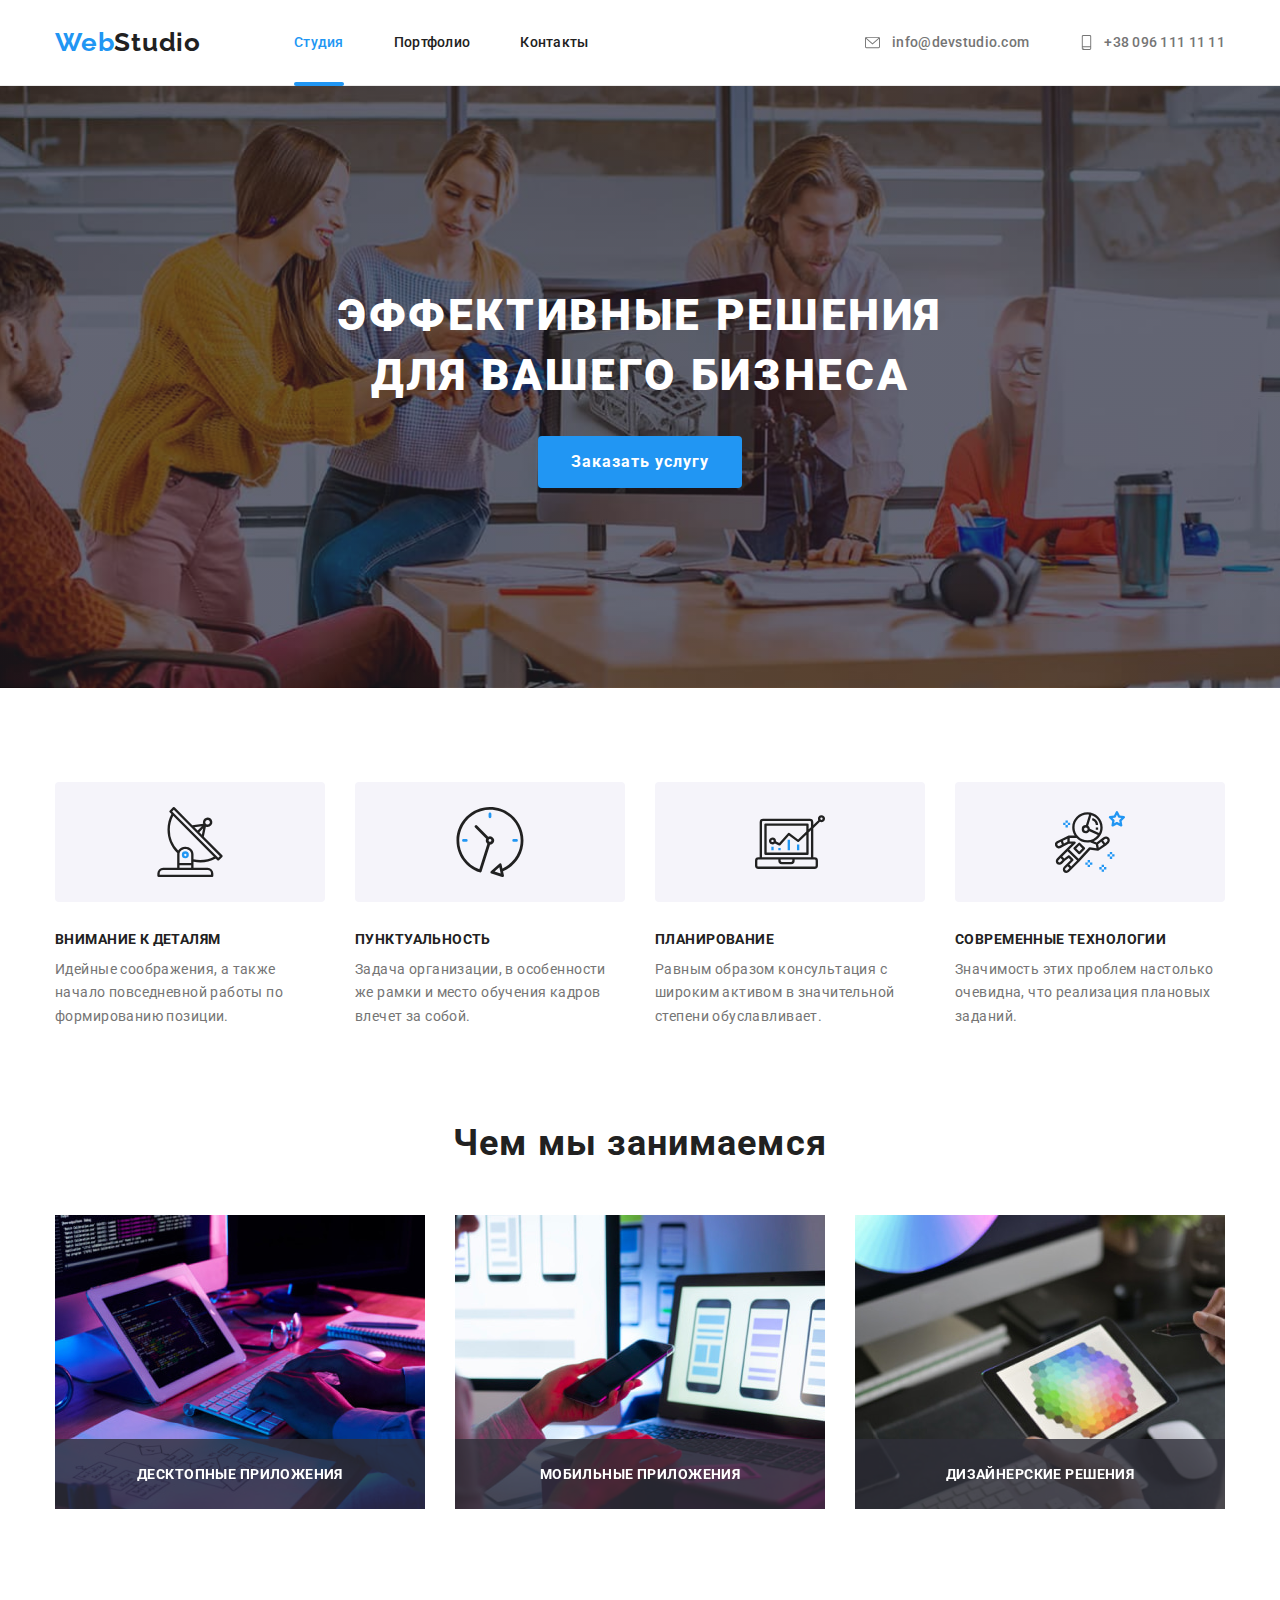
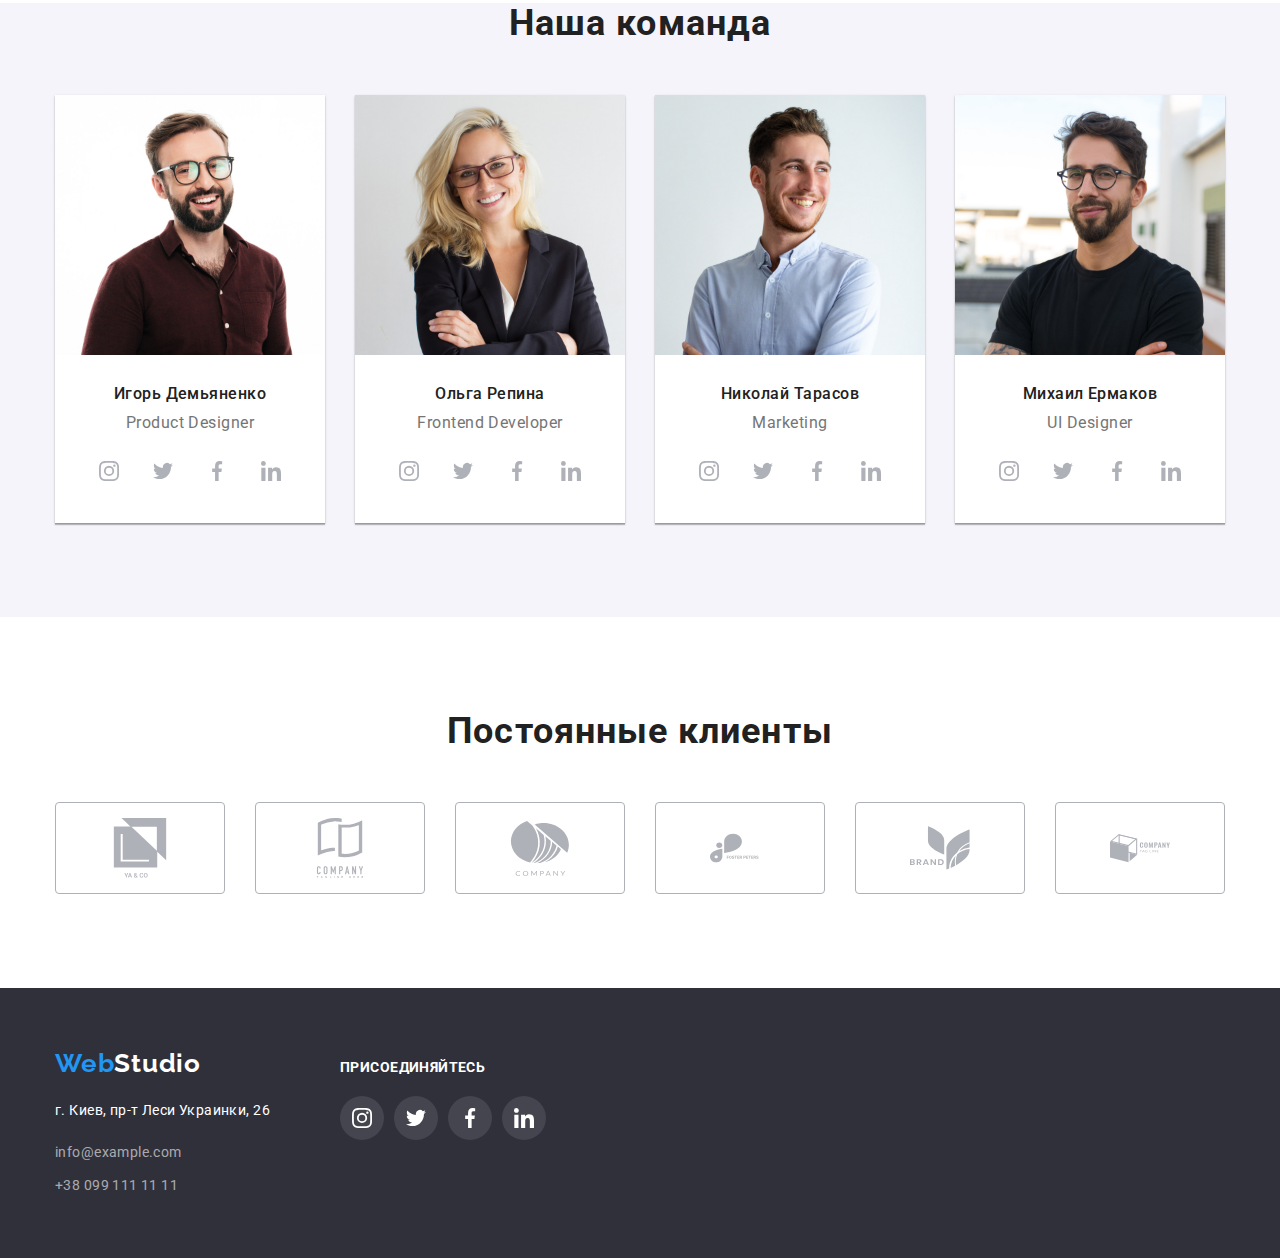
<file: index.html>
<!DOCTYPE html>
<html lang="ru">
  <head>
    <meta charset="UTF-8" />
    <meta http-equiv="X-UA-Compatible" content="IE=edge" />
    <meta name="viewport" content="width=device-width, initial-scale=1.0" />
    <title>WebStudio</title>
    <link rel="preconnect" href="https://fonts.googleapis.com" />
    <link rel="preconnect" href="https://fonts.gstatic.com" crossorigin />
    <link
      href="https://fonts.googleapis.com/css2?family=Raleway:wght@700&family=Roboto:wght@400;500;700;900&display=swap"
      rel="stylesheet"
    />
    <link
      rel="stylesheet"
      href="https://cdnjs.cloudflare.com/ajax/libs/modern-normalize/1.1.0/modern-normalize.min.css"
    />
    <link rel="stylesheet" href="./css/style.css" />
  </head>
  <body>
    <header class="header">
      <div class="container">
        <a href="./index.html" class="logo" lang="en"><span class="logo-color">Web</span>Studio</a>
        <nav>
          <ul class="nav-list">
            <li class="nav"><a class="link active" href="./index.html">Студия</a></li>
            <li class="nav"><a class="link" href="./portfolio.html">Портфолио</a></li>
            <li class="nav"><a class="link" href="#">Контакты</a></li>
          </ul>
        </nav>
        <ul class="contact-list">
          <li class="contact">
            <a class="link" href="mailto:info@devstudio.com">
              <svg class="contact-icon" width="19" height="15">
                <use href="./images/icon.svg#mail"></use>
              </svg>
              info@devstudio.com</a
            >
          </li>
          <li class="contact">
            <a class="link" href="tel:+380961111111">
              <svg class="contact-icon" width="15" height="21">
                <use href="./images/icon.svg#smartphone"></use>
              </svg>
              +38 096 111 11 11</a
            >
          </li>
        </ul>
      </div>
    </header>
    <main>
      <!--Герой-->
      <section class="hero">
        <div class="container">
          <h1 class="hero-title">Эффективные решения для вашего бизнеса</h1>
          <button type="button" class="hero-button" data-modal-open>Заказать услугу</button>
          <div class="backdrop is-hidden" data-modal>
            <div class="modal">
              <p></p>
              <button type="button" class="close-button" data-modal-close>&#215;</button>
            </div>
          </div>
        </div>
      </section>
      <!--Особенности-->
      <section class="section">
        <div class="container">
          <h2 class="section-title hide">Особенности</h2>
          <ul class="lists">
            <li class="lists-item">
              <div class="div-icon">
                <svg class="features-icon" width="70" height="70">
                  <use href="./images/icon.svg#radar"></use>
                </svg>
              </div>
              <h3 class="subtitle">Внимание к деталям</h3>
              <p class="text">
                Идейные соображения, а также начало повседневной работы по формированию позиции.
              </p>
            </li>
            <li class="lists-item">
              <div class="div-icon">
                <svg class="features-icon" width="70" height="70">
                  <use href="./images/icon.svg#clock"></use>
                </svg>
              </div>
              <h3 class="subtitle">Пунктуальность</h3>
              <p class="text">
                Задача организации, в особенности же рамки и место обучения кадров влечет за собой.
              </p>
            </li>
            <li class="lists-item">
              <div class="div-icon">
                <svg class="features-icon" width="70" height="70">
                  <use href="./images/icon.svg#computer"></use>
                </svg>
              </div>
              <h3 class="subtitle">Планирование</h3>
              <p class="text">
                Равным образом консультация с широким активом в значительной степени обуславливает.
              </p>
            </li>
            <li class="lists-item">
              <div class="div-icon">
                <svg class="features-icon" width="70" height="70">
                  <use href="./images/icon.svg#astronaut"></use>
                </svg>
              </div>
              <h3 class="subtitle">Современные технологии</h3>
              <p class="text">
                Значимость этих проблем настолько очевидна, что реализация плановых заданий.
              </p>
            </li>
          </ul>
        </div>
      </section>
      <!--Чем мы занимаемся-->
      <section class="section work-section">
        <div class="container">
          <h2 class="section-title">Чем мы занимаемся</h2>
          <ul class="img-lists">
            <li class="img-lists-item">
              <img
                src="./images/second-section/code.jpg"
                alt="Работа с кодом "
                width="370"
                height="294"
              />
              <div class="img-container">
                <p class="img-text">Десктопные приложения</p>
              </div>
            </li>
            <li class="img-lists-item">
              <img
                src="./images/second-section/design.jpg"
                alt="Выбор дизайна на ноутбуке"
                width="370"
                height="294"
              />
              <div class="img-container">
                <p class="img-text">Мобильные приложения</p>
              </div>
            </li>
            <li class="img-lists-item">
              <img
                src="./images/second-section/color.jpg"
                alt="Выбор цвета на планшете"
                width="370"
                height="294"
              />
              <div class="img-container">
                <p class="img-text">Дизайнерские решения</p>
              </div>
            </li>
          </ul>
        </div>
      </section>
      <!--Наша команда-->
      <section class="section section-team">
        <div class="container">
          <h2 class="section-title">Наша команда</h2>
          <ul class="team-lists">
            <li class="team-lists-item">
              <div class="team-card">
                <img
                  class="img"
                  src="./images/team/igor.jpg"
                  alt="Игорь Демьяненко"
                  width="270"
                  height="260"
                />
                <div class="team-subtitle">
                  <h3 class="subtitle-team">Игорь Демьяненко</h3>
                  <p lang="en" class="text-team">Product Designer</p>
                  <ul class="social-list">
                    <li class="social-item">
                      <a class="team-link" href="">
                        <svg class="social-icon" width="20" height="20">
                          <use href="./images/icon.svg#instagram"></use>
                        </svg>
                      </a>
                    </li>
                    <li class="social-item">
                      <a href="" class="team-link">
                        <svg class="social-icon" width="20" height="20">
                          <use href="./images/icon.svg#twitter"></use>
                        </svg>
                      </a>
                    </li>
                    <li class="social-item">
                      <a href="" class="team-link">
                        <svg class="social-icon" width="20" height="20">
                          <use href="./images/icon.svg#facebook "></use>
                        </svg>
                      </a>
                    </li>
                    <li class="social-item">
                      <a href="" class="team-link">
                        <svg class="social-icon" width="20" height="20">
                          <use href="./images/icon.svg#linkedin"></use>
                        </svg>
                      </a>
                    </li>
                  </ul>
                </div>
              </div>
            </li>
            <li class="team-lists-item">
              <div class="team-card">
                <img
                  class="img"
                  src="./images/team/olga.jpg"
                  alt="Ольга Репина"
                  width="270"
                  height="260"
                />
                <div class="team-subtitle">
                  <h3 class="subtitle-team">Ольга Репина</h3>
                  <p lang="en" class="text-team">Frontend Developer</p>
                  <ul class="social-list">
                    <li class="social-item">
                      <a href="" class="team-link">
                        <svg class="social-icon" width="20" height="20">
                          <use href="./images/icon.svg#instagram"></use>
                        </svg>
                      </a>
                    </li>
                    <li class="social-item">
                      <a href="" class="team-link">
                        <svg class="social-icon" width="20" height="20">
                          <use href="./images/icon.svg#twitter"></use>
                        </svg>
                      </a>
                    </li>
                    <li class="social-item">
                      <a href="" class="team-link">
                        <svg class="social-icon" width="20" height="20">
                          <use href="./images/icon.svg#facebook"></use>
                        </svg>
                      </a>
                    </li>
                    <li class="social-item">
                      <a href="" class="team-link">
                        <svg class="social-icon" width="20" height="20">
                          <use href="./images/icon.svg#linkedin"></use>
                        </svg>
                      </a>
                    </li>
                  </ul>
                </div>
              </div>
            </li>
            <li class="team-lists-item">
              <div class="team-card">
                <img
                  class="img"
                  src="./images/team/nikolay.jpg"
                  alt="Николай Тарасов"
                  width="270"
                  height="260"
                />
                <div class="team-subtitle">
                  <h3 class="subtitle-team">Николай Тарасов</h3>
                  <p lang="en" class="text-team">Marketing</p>
                  <ul class="social-list">
                    <li class="social-item">
                      <a href="" class="team-link">
                        <svg class="social-icon" width="20" height="20">
                          <use href="./images/icon.svg#instagram"></use>
                        </svg>
                      </a>
                    </li>
                    <li class="social-item">
                      <a href="" class="team-link">
                        <svg class="social-icon" width="20" height="20">
                          <use href="./images/icon.svg#twitter"></use>
                        </svg>
                      </a>
                    </li>
                    <li class="social-item">
                      <a href="" class="team-link">
                        <svg class="social-icon" width="20" height="20">
                          <use href="./images/icon.svg#facebook"></use>
                        </svg>
                      </a>
                    </li>
                    <li class="social-item">
                      <a href="" class="team-link">
                        <svg class="social-icon" width="20" height="20">
                          <use href="./images/icon.svg#linkedin"></use>
                        </svg>
                      </a>
                    </li>
                  </ul>
                </div>
              </div>
            </li>
            <li class="team-lists-item">
              <div class="team-card">
                <img
                  class="img"
                  src="./images/team/michael.jpg"
                  alt="Михаил Ермаков"
                  width="270"
                  height="260"
                />
                <div class="team-subtitle">
                  <h3 class="subtitle-team">Михаил Ермаков</h3>
                  <p lang="en" class="text-team">UI Designer</p>
                  <ul class="social-list">
                    <li class="social-item">
                      <a href="" class="team-link">
                        <svg class="social-icon" width="20" height="20">
                          <use href="./images/icon.svg#instagram"></use>
                        </svg>
                      </a>
                    </li>
                    <li class="social-item">
                      <a href="" class="team-link">
                        <svg class="social-icon" width="20" height="20">
                          <use href="./images/icon.svg#twitter"></use>
                        </svg>
                      </a>
                    </li>
                    <li class="social-item">
                      <a href="" class="team-link">
                        <svg class="social-icon" width="20" height="20">
                          <use href="./images/icon.svg#facebook"></use>
                        </svg>
                      </a>
                    </li>
                    <li class="social-item">
                      <a href="" class="team-link">
                        <svg class="social-icon" width="20" height="20">
                          <use href="./images/icon.svg#linkedin"></use>
                        </svg>
                      </a>
                    </li>
                  </ul>
                </div>
              </div>
            </li>
          </ul>
        </div>
      </section>
      <section class="section companies-section">
        <div class="container">
          <h2 class="section-title">Постоянные клиенты</h2>
          <ul class="company-list">
            <li class="company-item">
              <a href="" class="company-link">
                <svg class="company-icon" width="106" height="60">
                  <use href="./images/icon.svg#first"></use>
                </svg>
              </a>
            </li>
            <li class="company-item">
              <a href="" class="company-link">
                <svg class="company-icon" width="106" height="60">
                  <use href="./images/icon.svg#second"></use>
                </svg>
              </a>
            </li>
            <li class="company-item">
              <a href="" class="company-link">
                <svg class="company-icon" width="106" height="60">
                  <use href="./images/icon.svg#third"></use>
                </svg>
              </a>
            </li>
            <li class="company-item">
              <a href="" class="company-link">
                <svg class="company-icon" width="106" height="60">
                  <use href="./images/icon.svg#fourth"></use>
                </svg>
              </a>
            </li>
            <li class="company-item">
              <a href="" class="company-link">
                <svg class="company-icon" width="106" height="60">
                  <use href="./images/icon.svg#fifth"></use>
                </svg>
              </a>
            </li>
            <li class="company-item">
              <a href="" class="company-link">
                <svg class="company-icon" width="106" height="60">
                  <use href="./images/icon.svg#sixth"></use>
                </svg>
              </a>
            </li>
          </ul>
        </div>
      </section>
    </main>
    <footer class="footer">
      <div class="footer-container container">
        <div class="address">
          <a href="./index.html" class="footer-logo" lang="en">
            <span class="logo-color">Web</span>Studio</a
          >
          <address class="address">
            <ul class="footer-contact-list">
              <li class="contact-list-item">
                <a
                  class="address-link"
                  href="https://goo.gl/maps/UDnoedodPh5Yinr3A"
                  target="_blank"
                  rel="noopener norefferer nofollow"
                  >г. Киев, пр-т Леси Украинки, 26</a
                >
              </li>
              <li class="contact-list-item">
                <a class="footer-link" href="mailto:info@example.com">info@example.com</a>
              </li>
              <li class="contact-list-item">
                <a class="footer-link" href="tel:+380991111111">+38 099 111 11 11</a>
              </li>
            </ul>
          </address>
        </div>
        <div class="social">
          <h2 class="footer-title footer">Присоединяйтесь</h2>
          <ul class="footer-social-list">
            <li class="fsocial-item">
              <a class="fsocial-link" href="">
                <svg class="fsocial-icon" width="20" height="20">
                  <use href="./images/icon.svg#instagram"></use>
                </svg>
              </a>
            </li>
            <li class="fsocial-item">
              <a class="fsocial-link" href="">
                <svg class="fsocial-icon" width="20" height="20">
                  <use href="./images/icon.svg#twitter"></use>
                </svg>
              </a>
            </li>
            <li class="fsocial-item">
              <a class="fsocial-link" href="">
                <svg class="fsocial-icon" width="20" height="20">
                  <use href="./images/icon.svg#facebook"></use>
                </svg>
              </a>
            </li>
            <li class="fsocial-item">
              <a class="fsocial-link" href="">
                <svg class="fsocial-icon" width="20" height="20">
                  <use href="./images/icon.svg#linkedin"></use>
                </svg>
              </a>
            </li>
          </ul>
        </div>
      </div>
    </footer>
    <script src="./js/modal.js"></script>
  </body>
</html>
</file>
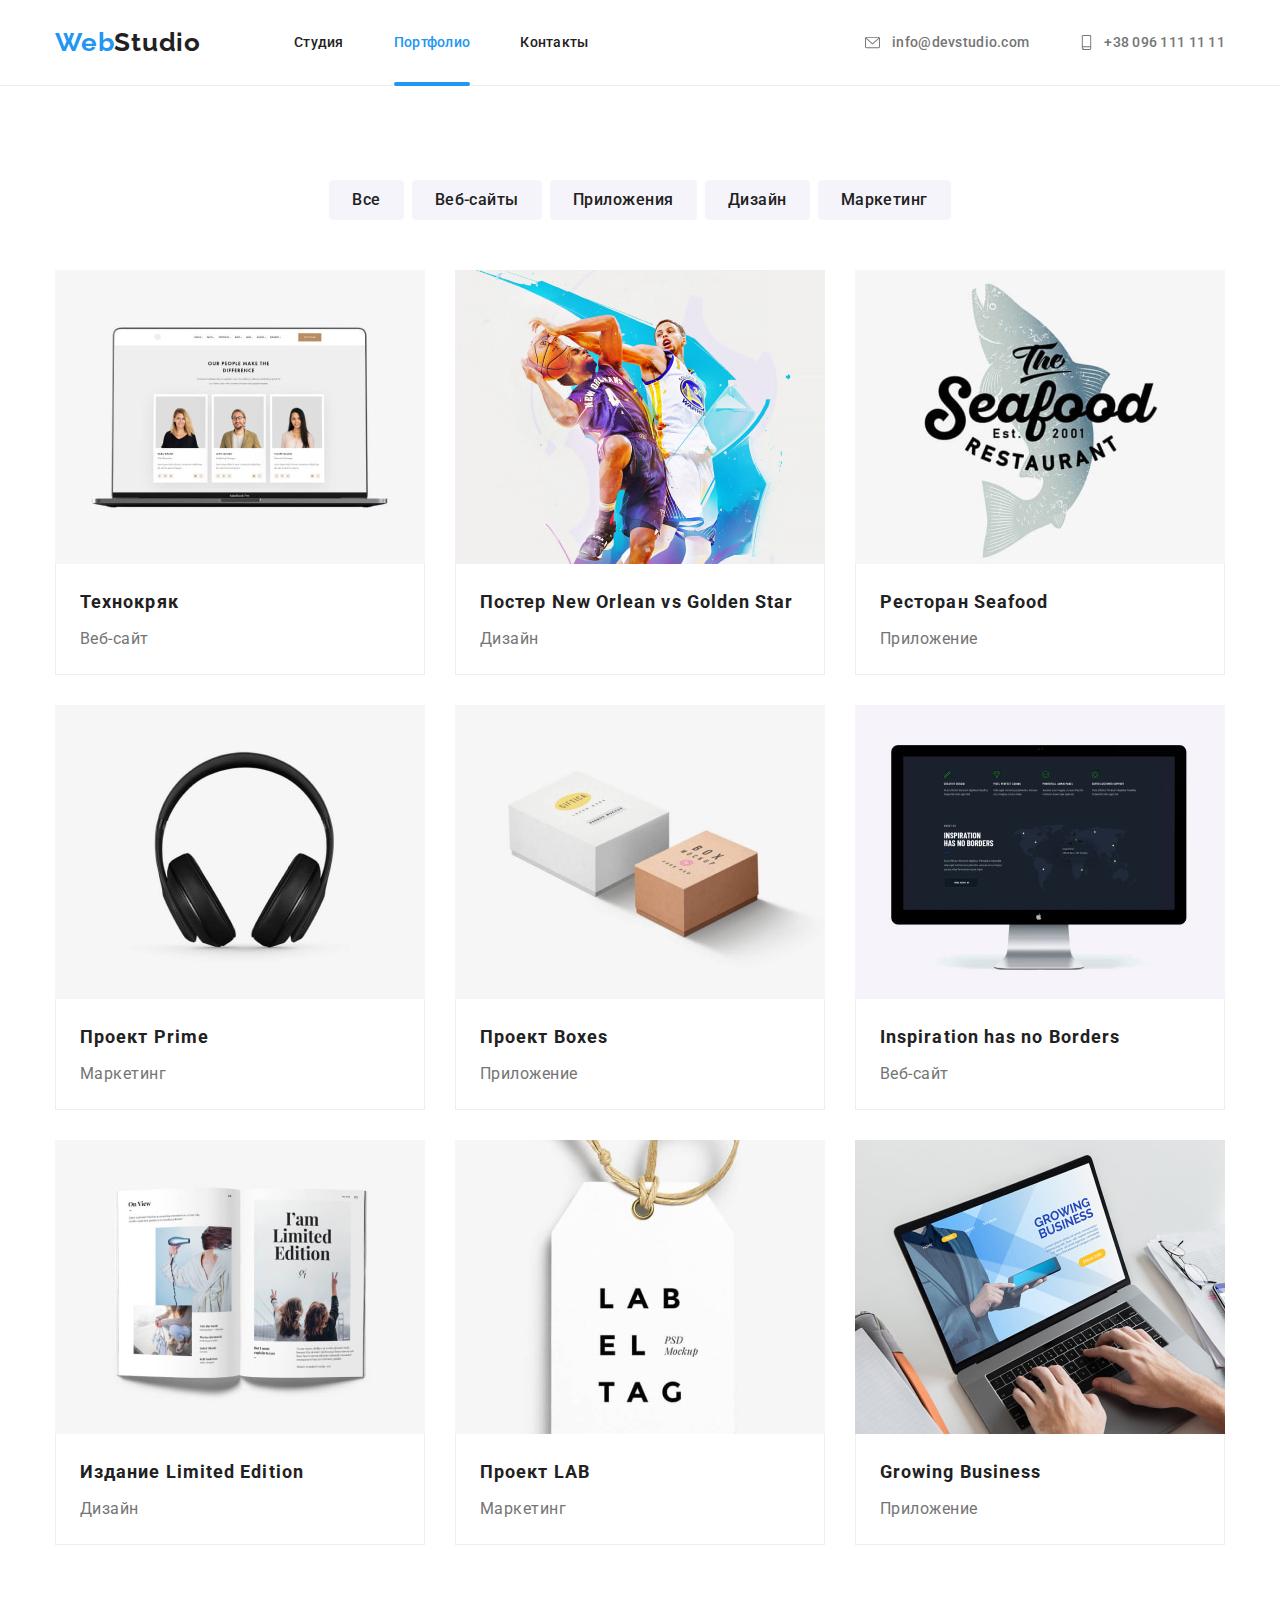
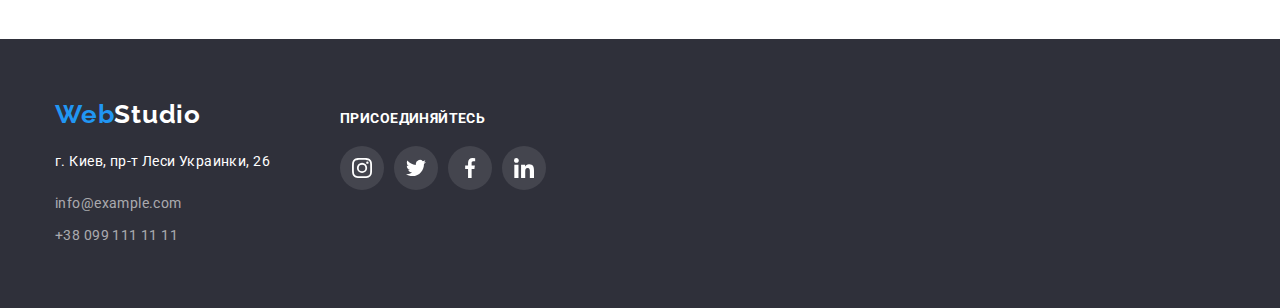
<file: portfolio.html>
<!DOCTYPE html>
<html lang="en">
  <head>
    <meta charset="UTF-8" />
    <meta http-equiv="X-UA-Compatible" content="IE=edge" />
    <meta name="viewport" content="width=device-width, initial-scale=1.0" />
    <title>Portfolio</title>
    <link rel="preconnect" href="https://fonts.googleapis.com" />
    <link rel="preconnect" href="https://fonts.gstatic.com" crossorigin />
    <link
      href="https://fonts.googleapis.com/css2?family=Raleway:wght@700&family=Roboto:wght@400;500;700;900&display=swap"
      rel="stylesheet"
    />
    <link
      rel="stylesheet"
      href="https://cdnjs.cloudflare.com/ajax/libs/modern-normalize/1.1.0/modern-normalize.min.css"
    />
    <link rel="stylesheet" href="./css/style.css" />
  </head>
  <body>
    <header class="header">
      <div class="container">
        <a href="./index.html" class="logo" lang="en"><span class="logo-color">Web</span>Studio</a>
        <nav>
          <ul class="nav-list">
            <li class="nav"><a class="link" href="./index.html">Студия</a></li>
            <li class="nav"><a class="link active" href="./portfolio.html">Портфолио</a></li>
            <li class="nav"><a class="link" href="#">Контакты</a></li>
          </ul>
        </nav>
        <ul class="contact-list">
          <li class="contact">
            <a class="link" href="mailto:info@devstudio.com">
              <svg class="contact-icon" width="19" height="15">
                <use href="./images/icon.svg#mail"></use>
              </svg>
              info@devstudio.com</a
            >
          </li>
          <li class="contact">
            <a class="link" href="tel:+380961111111">
              <svg class="contact-icon" width="15" height="21">
                <use href="./images/icon.svg#smartphone"></use>
              </svg>
              +38 096 111 11 11</a
            >
          </li>
        </ul>
      </div>
    </header>
    <main>
      <section class="section">
        <div class="container">
          <h1 class="section-title hide">Портфолио</h1>
          <ul class="lists-button">
            <li class="button-item"><button class="button" type="button">Все</button></li>
            <li class="button-item"><button class="button" type="button">Веб-сайты</button></li>
            <li class="button-item"><button class="button" type="button">Приложения</button></li>
            <li class="button-item"><button class="button" type="button">Дизайн</button></li>
            <li class="button-item"><button class="button" type="button">Маркетинг</button></li>
          </ul>
          <ul class="work-lists">
            <li class="work-item">
              <a class="portfolio-link" href="">
                <div class="work-thumb">
                  <img
                    class="portfolio-img"
                    src="./images/portfolio/notebook.jpg"
                    alt="веб-сайт на экране ноутбука"
                    width="370"
                    height="294"
                  />
                  <div class="work-overlay">
                    <div class="work-container">
                      <p class="work-text">
                        Ресурс предлагает комплексные предложения с разным уровнем функционала и
                        сервисов. Все это позволит посетителю получить исчерпывающие сведения о
                        компании или частном лице.
                      </p>
                    </div>
                  </div>
                </div>
                <div class="portfolio-text">
                  <h2 class="subtitle-portfolio">Технокряк</h2>
                  <p class="text-portfolio">Веб-сайт</p>
                </div>
              </a>
            </li>
            <li class="work-item">
              <a class="portfolio-link" href="">
                <div class="work-thumb">
                  <img
                    class="portfolio-img"
                    src="./images/portfolio/nba-players.jpg"
                    alt=" постер игроков NBA"
                    width="370"
                    height="294"
                  />
                  <div class="work-overlay">
                    <div class="work-container">
                      <p class="work-text">
                        Ресурс предлагает комплексные предложения с разным уровнем функционала и
                        сервисов. Все это позволит посетителю получить исчерпывающие сведения о
                        компании или частном лице.
                      </p>
                    </div>
                  </div>
                </div>
                <div class="portfolio-text">
                  <h2 class="subtitle-portfolio">Постер New Orlean vs Golden Star</h2>
                  <p class="text-portfolio">Дизайн</p>
                </div>
              </a>
            </li>
            <li class="work-item">
              <a class="portfolio-link" href="">
                <div class="work-thumb">
                  <img
                    class="portfolio-img"
                    src="./images/portfolio/fish.jpg"
                    alt=" логотип приложения морской еды"
                    width="370"
                    height="294"
                  />
                  <div class="work-overlay">
                    <div class="work-container">
                      <p class="work-text">
                        Ресурс предлагает комплексные предложения с разным уровнем функционала и
                        сервисов. Все это позволит посетителю получить исчерпывающие сведения о
                        компании или частном лице.
                      </p>
                    </div>
                  </div>
                </div>
                <div class="portfolio-text">
                  <h2 class="subtitle-portfolio">Ресторан Seafood</h2>
                  <p class="text-portfolio">Приложение</p>
                </div>
              </a>
            </li>
            <li class="work-item">
              <a class="portfolio-link" href="">
                <div class="work-thumb">
                  <img
                    class="portfolio-img"
                    src="./images/portfolio/headphones.jpg"
                    alt="наушники"
                    width="370"
                    height="294"
                  />
                  <div class="work-overlay">
                    <div class="work-container">
                      <p class="work-text">
                        Ресурс предлагает комплексные предложения с разным уровнем функционала и
                        сервисов. Все это позволит посетителю получить исчерпывающие сведения о
                        компании или частном лице.
                      </p>
                    </div>
                  </div>
                </div>
                <div class="portfolio-text">
                  <h2 class="subtitle-portfolio">Проект Prime</h2>
                  <p class="text-portfolio">Маркетинг</p>
                </div>
              </a>
            </li>
            <li class="work-item">
              <a class="portfolio-link" href="">
                <div class="work-thumb">
                  <img
                    class="portfolio-img"
                    src="./images/portfolio/boxes.jpg"
                    alt=" коробки"
                    width="370"
                    height="294"
                  />
                  <div class="work-overlay">
                    <div class="work-container">
                      <p class="work-text">
                        Ресурс предлагает комплексные предложения с разным уровнем функционала и
                        сервисов. Все это позволит посетителю получить исчерпывающие сведения о
                        компании или частном лице.
                      </p>
                    </div>
                  </div>
                </div>
                <div class="portfolio-text">
                  <h2 class="subtitle-portfolio">Проект Boxes</h2>
                  <p class="text-portfolio">Приложение</p>
                </div>
              </a>
            </li>
            <li class="work-item">
              <a class="portfolio-link" href="">
                <div class="work-thumb">
                  <img
                    class="portfolio-img"
                    src="./images/portfolio/mac.jpg"
                    alt="веб-сайтна экране мака"
                    width="370"
                    height="294"
                  />
                  <div class="work-overlay">
                    <div class="work-container">
                      <p class="work-text">
                        Ресурс предлагает комплексные предложения с разным уровнем функционала и
                        сервисов. Все это позволит посетителю получить исчерпывающие сведения о
                        компании или частном лице.
                      </p>
                    </div>
                  </div>
                </div>
                <div class="portfolio-text">
                  <h2 class="subtitle-portfolio">Inspiration has no Borders</h2>
                  <p class="text-portfolio">Веб-сайт</p>
                </div>
              </a>
            </li>
            <li class="work-item">
              <a class="portfolio-link" href="">
                <div class="work-thumb">
                  <img
                    class="portfolio-img"
                    src="./images/portfolio/book.jpg"
                    alt="книга"
                    width="370"
                    height="294"
                  />
                  <div class="work-overlay">
                    <div class="work-container">
                      <p class="work-text">
                        Ресурс предлагает комплексные предложения с разным уровнем функционала и
                        сервисов. Все это позволит посетителю получить исчерпывающие сведения о
                        компании или частном лице.
                      </p>
                    </div>
                  </div>
                </div>
                <div class="portfolio-text">
                  <h2 class="subtitle-portfolio">Издание Limited Edition</h2>
                  <p class="text-portfolio">Дизайн</p>
                </div>
              </a>
            </li>
            <li class="work-item">
              <a class="portfolio-link" href="">
                <div class="work-thumb">
                  <img
                    class="portfolio-img"
                    src="./images/portfolio/label.jpg"
                    alt="ярлык"
                    width="370"
                    height="294"
                  />
                  <div class="work-overlay">
                    <div class="work-container">
                      <p class="work-text">
                        Ресурс предлагает комплексные предложения с разным уровнем функционала и
                        сервисов. Все это позволит посетителю получить исчерпывающие сведения о
                        компании или частном лице.
                      </p>
                    </div>
                  </div>
                </div>
                <div class="portfolio-text">
                  <h2 class="subtitle-portfolio">Проект LAB</h2>
                  <p class="text-portfolio">Маркетинг</p>
                </div>
              </a>
            </li>
            <li class="work-item">
              <a class="portfolio-link" href="">
                <div class="work-thumb">
                  <img
                    class="portfolio-img"
                    src="./images/portfolio/website-notebook.jpg"
                    alt="веб-сайт на экране ноутбука"
                    width="370"
                    height="294"
                  />
                  <div class="work-overlay">
                    <div class="work-container">
                      <p class="work-text">
                        Ресурс предлагает комплексные предложения с разным уровнем функционала и
                        сервисов. Все это позволит посетителю получить исчерпывающие сведения о
                        компании или частном лице.
                      </p>
                    </div>
                  </div>
                </div>
                <div class="portfolio-text">
                  <h2 class="subtitle-portfolio">Growing Business</h2>
                  <p class="text-portfolio">Приложение</p>
                </div>
              </a>
            </li>
          </ul>
        </div>
      </section>
    </main>
    <footer class="footer">
      <div class="footer-container container">
        <div class="address">
          <a href="./index.html" class="footer-logo" lang="en">
            <span class="logo-color">Web</span>Studio</a
          >
          <address class="address">
            <ul class="footer-contact-list">
              <li class="contact-list-item">
                <a
                  class="address-link"
                  href="https://goo.gl/maps/UDnoedodPh5Yinr3A"
                  target="_blank"
                  rel="noopener norefferer nofollow"
                  >г. Киев, пр-т Леси Украинки, 26</a
                >
              </li>
              <li class="contact-list-item">
                <a class="footer-link" href="mailto:info@example.com">info@example.com</a>
              </li>
              <li class="contact-list-item">
                <a class="footer-link" href="tel:+380991111111">+38 099 111 11 11</a>
              </li>
            </ul>
          </address>
        </div>
        <div class="social">
          <h2 class="footer-title footer">Присоединяйтесь</h2>
          <ul class="footer-social-list">
            <li class="fsocial-item">
              <a class="fsocial-link" href="">
                <svg class="fsocial-icon" width="20" height="20">
                  <use href="./images/icon.svg#instagram"></use>
                </svg>
              </a>
            </li>
            <li class="fsocial-item">
              <a class="fsocial-link" href="">
                <svg class="fsocial-icon" width="20" height="20">
                  <use href="./images/icon.svg#twitter"></use>
                </svg>
              </a>
            </li>
            <li class="fsocial-item">
              <a class="fsocial-link" href="">
                <svg class="fsocial-icon" width="20" height="20">
                  <use href="./images/icon.svg#facebook"></use>
                </svg>
              </a>
            </li>
            <li class="fsocial-item">
              <a class="fsocial-link" href="">
                <svg class="fsocial-icon" width="20" height="20">
                  <use href="./images/icon.svg#linkedin"></use>
                </svg>
              </a>
            </li>
          </ul>
        </div>
      </div>
    </footer>
  </body>
</html>
</file>
<file: css/style.css>
:root {
  --main-text-color: #757575;
  --main-background-color: #ffffff;
  --title-color: #212121;
  --accent-color: #2196f3;
  --hero-footer-background: #2f303a;
  --team-section-button-color: #f5f4fa;
  --primary-icon-color: #afb1b8;
}
/* colors
#212121-title
#2196F3-hover and button
#FFFFFF-background,button text color and hero title color
#757575-text
#F5F4FA-team section background
#2F303A-hero and footer background
#AFB1B8-primary icon color


*/
/* Студия */
body {
  color: var(--main-text-color);
  background-color: var(--main-background-color);
  font-family: 'Roboto', sans-serif;
}
.container {
  width: 1200px;
  padding: 0 15px;
  margin: 0 auto;
}
h1,
h2,
h3,
h4,
h5,
h6,
p,
ul {
  margin: 0;
  padding: 0;
}
.header {
  border-bottom: 1px solid #ececec;
  position: relative;
}
.header .container {
  display: flex;
  align-items: center;
}
.nav-list,
.contact-list,
.lists {
  list-style: none;
}
.nav-list {
  display: flex;
}
.nav {
  margin-right: 50px;
}
.link.active{
  position: relative;
  color: var(--accent-color);
}

.active::after {
  content:"";
  display: block;
  position: absolute;
  bottom: -4px;
  left: 0;
  width: 100%;
  height: 4px;
  border-radius: 2px;
  background-color: var(--accent-color);

}
.contact-list {
  display: flex;
  margin-left: auto;
  align-items: center;
}
.contact-icon {
  margin-right: 10px;
  fill: #757575;
}
.contact {
  margin-right: 50px;
}
.nav:last-child,
.contact:last-child {
  margin-right: 0px;
}
.logo-color {
  color: #2196f3;
}
.logo {
  margin-right: 93px;
  font-family: Raleway;
  font-weight: 700;
  font-size: 26px;
  line-height: 1.19;
  letter-spacing: 0.03em;
  color: var(--title-color);
  text-decoration: none;
}
.link {
  display: flex;
  align-items: center;
  text-decoration: none;
  padding: 32px 0px;
  color: var(--title-color);
  font-weight: 500;
  font-size: 14px;
  line-height: 1.14;
  letter-spacing: 0.02em;
  transition: color 250ms cubic-bezier(0.4, 0, 0.2, 1);
}
.link:hover,.link:focus{
  color: var(--accent-color);
}
.contact-list .link {
  color: var(--main-text-color);
  transition: color 250ms cubic-bezier(0.4, 0, 0.2, 1), fill 250ms cubic-bezier(0.4, 0, 0.2, 1);
}
.contact-list .link:hover,
.contact-list .link:focus {
  color: var(--accent-color);
  fill: var(--accent-color);
}
.active-container{
  position: absolute;
  display: flex;
  justify-content: center;
  align-items: flex-start;
  height: 49px;
}
.contact-icon{
  fill: currentColor;
}
.hero {
  background-image: linear-gradient(to right, rgba(47, 48, 58, 0.4), rgba(47, 48, 58, 0.4)),
    url(../images/background-images/hero.jpg);
  background-color: var(--hero-footer-background);
  background-position: center ;
  background-size:cover ;
  background-repeat: no-repeat;
  max-width: 1600px;
  padding: 200px 0px 200px 0px;
  margin-right: auto;
  margin-left: auto;
}
.hero-title {
  width: 696px;
  margin-left: auto;
  margin-right: auto;
  font-weight: 900;
  font-size: 44px;
  line-height: 1.36;
  text-align: center;
  letter-spacing: 0.06em;
  text-transform: uppercase;
  color: var(--main-background-color);
  margin-bottom: 30px;
}
.hero-button {
  display: flex;
  margin-left: auto;
  margin-right: auto;
  padding: 10px 32px;
  font-weight: 700;
  font-size: 16px;
  line-height: 1.87;
  letter-spacing: 0.06em;
  background-color: var(--accent-color);
  color: var(--main-background-color);
  cursor: pointer;
  border-radius: 4px;
  border: 1px solid transparent;
}
.backdrop{
  position: fixed;
  top: 0;
  left: 0;
  width: 100%;
  height: 100%;
  background-color: rgba(0, 0, 0, 0.2);
  opacity: 1;
  transition: opacity 250ms cubic-bezier(0.4, 0, 0.2, 1);
}
.backdrop.is-hidden{
  opacity: 0;
  pointer-events: none;
}
.backdrop.is-hidden .modal{
  transform: translate(-50%, -50%) scale(1.1);
}
.modal{
  position: absolute;
  top: 50%;
  left: 50%;
  transform: translate(-50%,-50%) scale(1);
  width: 528px;
  height: 581px;
  background-color: #fff;
  transition: transform 250ms cubic-bezier(0.4, 0, 0.2, 1);
}
.close-button{
  position: absolute;
  top: 8px;
  right: 8px;
  padding: 6px;
  width: 30px;
  height: 30px;
  background-color: var(--main-background-color);
  border: 1px solid rgba(0, 0, 0, 0.1);
  border-radius: 50%;
  cursor: pointer;
}
.section {
  padding-top: 94px;
  padding-bottom: 94px;
}
.section-title,
.subtitle,
.subtitle-team {
  color: var(--title-color);
}
.section-title.hide {
  display: none;
}
.section-title {
  font-weight: 700;
  font-size: 36px;
  line-height: 1.16;
  text-align: center;
  letter-spacing: 0.03em;
  margin-bottom: 50px;
}
.subtitle {
  margin-top: 30px;
  margin-bottom: 10px;
  font-weight: 700;
  font-size: 14px;
  line-height: 1.14;
  letter-spacing: 0.03em;
  text-transform: uppercase;
}
.lists {
  display: flex;
}
.lists-item {
  width: 270px;
  margin-right: 30px;
}
.lists-item:last-child {
  margin-right: 0;
}
.div-icon{
  display: flex;
  justify-content: center;
  align-items: center;
  width: 270px;
  height: 120px;
  background-color:var(--team-section-button-color);
  border-radius: 4px;
}
.work-section {
  padding-top: 0;
}
.img-lists {
  display: flex;
  list-style: none;
}
img {
  display: block;
  max-width: 100%;
  max-height: 100%;
}
.img-lists-item {
  position: relative;
  margin-right: 30px;
}
.img-lists-item:last-child {
  margin-right: 0;
}
.img-container{
  position: absolute;
  bottom: 0;
  display:flex;
  align-items: center;
  justify-content: center;
  width: 100%;
  height: 70px;
  background-color: rgba(47, 48, 58, 0.8);
}
.img-text{
  font-weight: 700;
  font-size: 14px;
  line-height: 16px;
  text-align: center;
  letter-spacing: 0.03em;
  text-transform: uppercase;
  color: var(--main-background-color);
}
.section-team {
  padding-top: 0;
  background-color: var(--team-section-button-color);
}
.team-lists {
  display: flex;
  list-style: none;

}

.team-lists-item {
  margin-right: 30px;
  display: flex;
  background-color: var(--main-background-color);
  margin-right: 30px;
  box-shadow: 0px 1px 3px rgba(0, 0, 0, 0.12), 0px 1px 1px rgba(0, 0, 0, 0.14), 0px 2px 1px rgba(0, 0, 0, 0.2);
}
.team-lists-item:last-child {
  margin-right: 0;
}
.text-team {
  margin-bottom: 16px;
}
.social-list{
  display: flex;
  justify-content: center;
  align-items: center;
  list-style: none;
}
.social-item:not(:last-child){
  margin-right: 10px;
}
.team-link{
  display: flex;
  justify-content: center;
  align-items: center;
  width: 44px;
  height: 44px;
  color: var(--primary-icon-color);
  cursor: pointer;
border-radius: 50%;
  transition: background-color 250ms cubic-bezier(0.4, 0, 0.2, 1), border-radius 250ms cubic-bezier(0.4, 0, 0.2, 1), color 250ms cubic-bezier(0.4, 0, 0.2, 1);
}
.team-link:hover,.team-link:focus{
  background-color: var(--accent-color);
  border-radius: 50%;
  color: var(--main-background-color);
}
.social-icon{
  fill: currentColor;
}
.team-subtitle {
  padding-top: 30px;
  padding-bottom: 30px;
}
.subtitle-team {
  margin-bottom: 10px;
  font-weight: 500;
  font-size: 16px;
  line-height: 1.18;
  text-align: center;
  letter-spacing: 0.03em;
}
.text {
  font-size: 14px;
  line-height: 1.71;
  letter-spacing: 0.03em;
}
.text-team {
  font-size: 16px;
  line-height: 1.18;
  text-align: center;
  letter-spacing: 0.03em;
}
.company-list{
  display: flex;
  justify-content: center;
  align-items: center;
  list-style: none;
}
.company-item{
  display: flex;
  /* border: 1px solid var(--primary-icon-color); */
  margin-right: 30px;
  justify-content: center;
  align-items: center;
}
.company-link{
  display: flex;
  justify-content: center;
  align-items: center;
  width: 170px;
  height: 92px;
  color: var(--primary-icon-color);
  border: 1px solid var(--primary-icon-color);
  border-radius: 4px;
  transition: color 250ms cubic-bezier(0.4, 0, 0.2, 1),border 250ms cubic-bezier(0.4, 0, 0.2, 1);
}
.company-link:hover,
.company-link:focus{
  border: 1px solid var(--accent-color);
  color: var(--accent-color);
}
.company-icon{
  display: flex;
  justify-content: center;
  align-items: center;
  fill: currentColor;
}
.company-item:last-child{
  margin-right: 0px;
}
.footer {
  padding: 60px 0 60px 0;
  background-color: var(--hero-footer-background);
}
.footer-list{
  display: flex;
  list-style: none;
}
.footer-container{
 display: flex;
 align-items: baseline;
  
}
.footer-logo {
  display: inline-block;
  margin-bottom: 20px;
  color: var(--main-background-color);
  font-family: Raleway;
  font-weight: 700;
  font-size: 26px; 
  line-height: 1.19;
  letter-spacing: 0.03em;
  text-decoration: none;
}
.footer .address-link {
  color: var(--main-background-color);
}
.address {
  font-style: normal;
  font-weight: normal;
  font-size: 14px;
  line-height: 1.71;
  letter-spacing: 0.03em;
}
.footer-contact-list {
  display: block;
  padding: 0px;
  list-style: none;
}
.address-link {
  display: inline-block;
  margin-bottom: 9px;
  text-decoration: none;
  color: var(--main-background-color);
  transition: color 250ms cubic-bezier(0.4, 0, 0.2, 1);
}
.address-link:hover,
.address-link:focus {
  color: var(--accent-color);
}
.contact-list-item:not(:last-child) {
  margin-bottom: 9px;
}
.social{  
  margin-left: 70px;
}
.social .footer-title{
  padding: 0  ;
}
.footer-title{
  font-weight: 700;
  font-size: 14px;
  line-height: 1.16;
  letter-spacing: 0.03em;
  color: var(--main-background-color);
  text-transform: uppercase;
  margin-bottom: 20px;
}
.section-title.footer{
  padding: 0;
  margin-bottom: 20px;
  font-weight: bold;
  font-size: 14px;
  line-height: 16px;
  letter-spacing: 0.03em;
  color: var(--main-background-color);
  text-transform: uppercase;
}
.footer-social-list{
  display: flex ;
  justify-content: center;
  align-items: center ;
  list-style: none;
}
.fsocial-item:not(:last-child){
  margin-right: 10px;
}
.footer-link {
  display: inline-block;
  font-size: 14px;
  line-height: 1.71;
  letter-spacing: 0.03em;
  color: rgba(255, 255, 255, 0.6);
  text-decoration: none;
  transition: color 250ms cubic-bezier(0.4, 0, 0.2, 1);
}
.footer-link:hover,
.footer-link:focus {
  color: var(--accent-color);
}
.fsocial-link{
  display: flex;
  justify-content: center;
  align-items: center;
  width: 44px;
  height: 44px;
  background-color: rgba(255, 255, 255, 0.1);
  border-radius: 50%;
  transition: background-color 250ms cubic-bezier(0.4, 0, 0.2, 1);
}
.fsocial-link:hover,.fsocial-link:focus{
  background-color: var(--accent-color);
}
.fsocial-icon{
  width: 20px;
  height: 20px;
  fill: var(--main-background-color);
}
/* Портфолио */
.porfolio-section {
  padding-top: 94px;
  padding-bottom: 94px;
}
.portfolio-title {
  opacity: 0;
}
.lists-button {
  display: flex;
  justify-content: center;
  margin-bottom: 50px;
  list-style: none;
}
.button-item {
  margin-right: 8px;
}
.button-item:last-child {
  margin-right: 0;
}
.button {
  cursor: pointer;
  background-color: var(--team-section-button-color);
  color: var(--title-color);
  font-weight: 500;
  font-size: 16px;
  line-height: 1.62;
  text-align: center;
  letter-spacing: 0.03em;
  border-radius: 4px;
  border: 1px solid transparent;
  padding: 6px 22px;
  transition: color 250ms cubic-bezier(0.4, 0, 0.2, 1), background-color 250ms cubic-bezier(0.4, 0, 0.2, 1),box-shadow 250ms cubic-bezier(0.4, 0, 0.2, 1);
}
.button:hover,
.button:focus {
  background-color: var(--accent-color);
  color: var(--main-background-color);
  box-shadow: 0px 3px 1px rgba(0, 0, 0, 0.1), 0px 1px 2px rgba(0, 0, 0, 0.08), 0px 2px 2px rgba(0, 0, 0, 0.12);
}
.portfolio-link{
  display: block;
  text-decoration: none;
  color: var(--main-text-color);
  transition: box-shadow 250ms cubic-bezier(0.4, 0, 0.2, 1);
}
.portfolio-link:hover,.portfolio-link:focus{
  box-shadow: 0px 1px 1px rgba(0, 0, 0, 0.12), 0px 4px 4px rgba(0, 0, 0, 0.06), 1px 4px 6px rgba(0, 0, 0, 0.16);
}
.porfolio-container {
  width: 1230px;
  padding-left: 15px;
  padding-right: 15px;
}
.work-lists {
  display: flex;
  flex-wrap: wrap;
  list-style: none;
}
.work-item {
  width: 370px;
  margin-right: 30px;
  margin-bottom: 30px;
}
/* .work-item:hover,.work-item:focus{
  box-shadow: 0px 1px 1px rgba(0, 0, 0, 0.12), 0px 4px 4px rgba(0, 0, 0, 0.06), 1px 4px 6px rgba(0, 0, 0, 0.16);
} */
.work-item:nth-child(3n) {
  margin-right: 0;
}
.work-item:nth-last-child(-n + 3) {
  margin-bottom: 0;
}
.work-thumb{
  position: relative;
  display: flex;
  justify-content: center;
  align-items: center;
  overflow: hidden;
}
.work-container{
  position: absolute;
  top: 50%;
  left: 50%;
  width: 322px;
  transform: translate(-50%, -50%);
}
.work-text{
  font-size: 18px;
  line-height: 1.56;
  letter-spacing: 0.03em;
  color: var(--main-background-color);
}
.work-overlay {
  position: absolute;
  width: 100%;
  height: 100%;
  content: "";
  background-color: rgba(33, 150, 243, 0.9);
  opacity: 1;
  transform: translateY(101%);
  transition: opacity 250ms cubic-bezier(0.4, 0, 0.2, 1), transform 250ms cubic-bezier(0.4, 0, 0.2, 1);
}
.work-item:hover .work-overlay{
  opacity: 1;
  transform: translateY(0);
}
.portfolio-text {
  padding: 20px 24px;
  border-bottom: 1px solid #eeeeee;
  border-left: 1px solid #eeeeee;
  border-right: 1px solid #eeeeee;
}
.subtitle-portfolio {
  margin-bottom: 4px;
  color: var(--title-color);
  font-weight: 700;
  font-size: 18px;
  line-height: 2;
  letter-spacing: 0.06em;
}
.text-portfolio {
  font-size: 16px;
  line-height: 1.87;
  letter-spacing: 0.03em;
}
</file>
